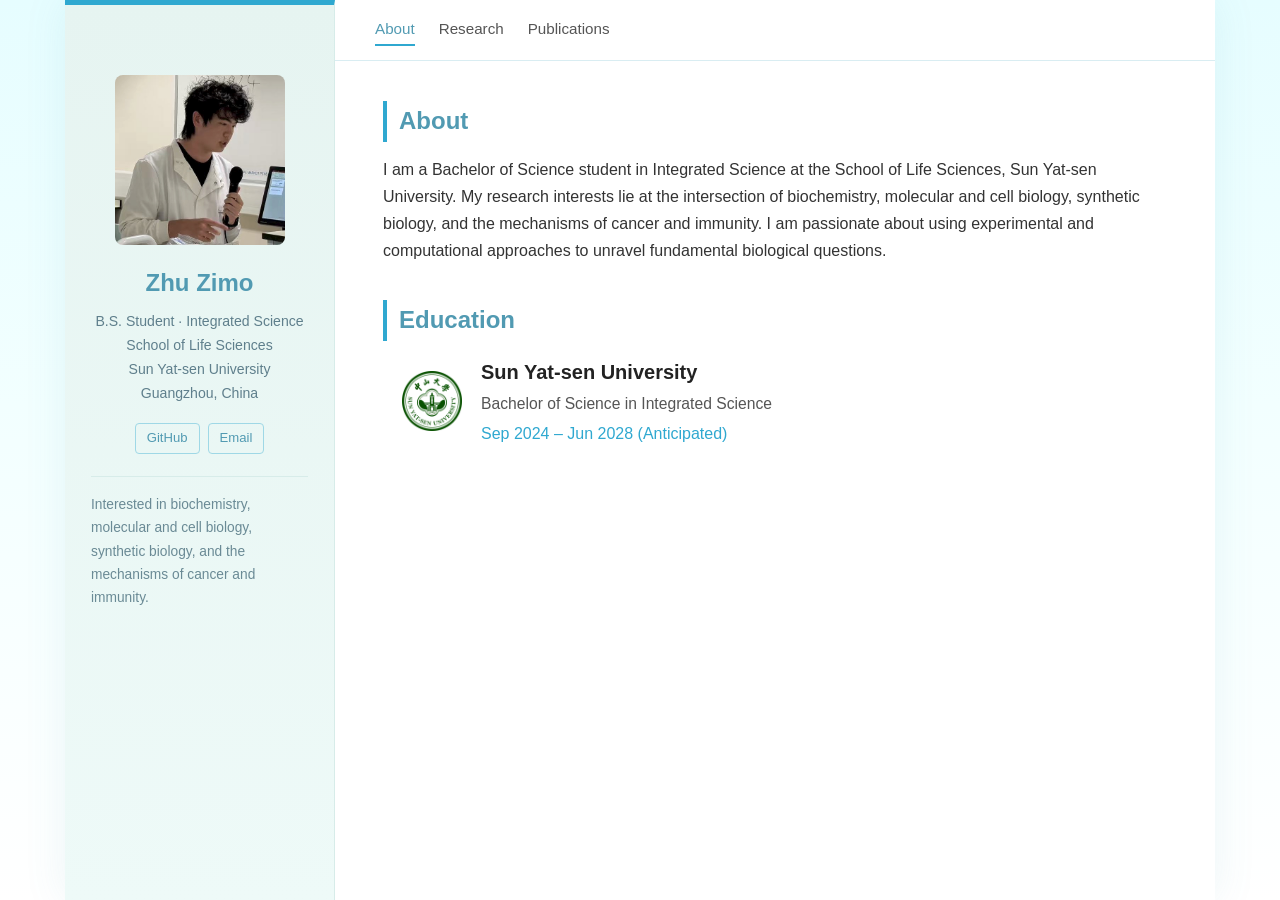
<file: index.html>
<!DOCTYPE html>
<html lang="en">
<head>
    <meta charset="UTF-8">
    <meta name="viewport" content="width=device-width, initial-scale=1.0">
    <title>Zhu Zimo | About</title>
    <link rel="stylesheet" href="style.css">
</head>
<body>

<div class="wrapper">

    <!-- ============ 左侧侧边栏（每个页面相同） ============ -->
    <aside class="sidebar">
        <img class="avatar" src="photo.jpg" alt="Zhu Zimo">
        <h1>Zhu Zimo</h1>
        <p class="affiliation">B.S. Student · Integrated Science<br>School of Life Sciences<br>Sun Yat-sen University<br>Guangzhou, China</p>
        <div class="social">
            <a href="https://github.com/mathew-zhu" target="_blank">GitHub</a>
            <a href="mailto:zhuzm6@mail2.sysu.edu.cn">Email</a>
        </div>
        <p class="bio">Interested in biochemistry, molecular and cell biology, synthetic biology, and the mechanisms of cancer and immunity.</p>
    </aside>

    <!-- ============ 右侧内容 ============ -->
    <div class="main">
        <nav class="topnav">
            <a href="index.html" class="active">About</a>
            <a href="research.html">Research</a>
            <a href="publications.html">Publications</a>
        </nav>

        <div class="content">
            <h2>About</h2>
            <p>I am a Bachelor of Science student in Integrated Science at the School of Life Sciences, Sun Yat-sen University.
            My research interests lie at the intersection of biochemistry, molecular and cell biology, synthetic biology, and the mechanisms of cancer and immunity.
            I am passionate about using experimental and computational approaches to unravel fundamental biological questions.</p>

            <h2>Education</h2>
            <div class="timeline timeline-single">
                <div class="timeline-item">
                    <div class="timeline-icon is-logo">
                        <img src="sysu.png" alt="Sun Yat-sen University">
                    </div>
                    <div class="timeline-body">
                        <div class="edu-school">Sun Yat-sen University</div>
                        <div class="edu-degree">Bachelor of Science in Integrated Science</div>
                        <div class="edu-date">Sep 2024 – Jun 2028 (Anticipated)</div>
                    </div>
                </div>
            </div>
        </div>
    </div>
</div>

</body>
</html>
</file>
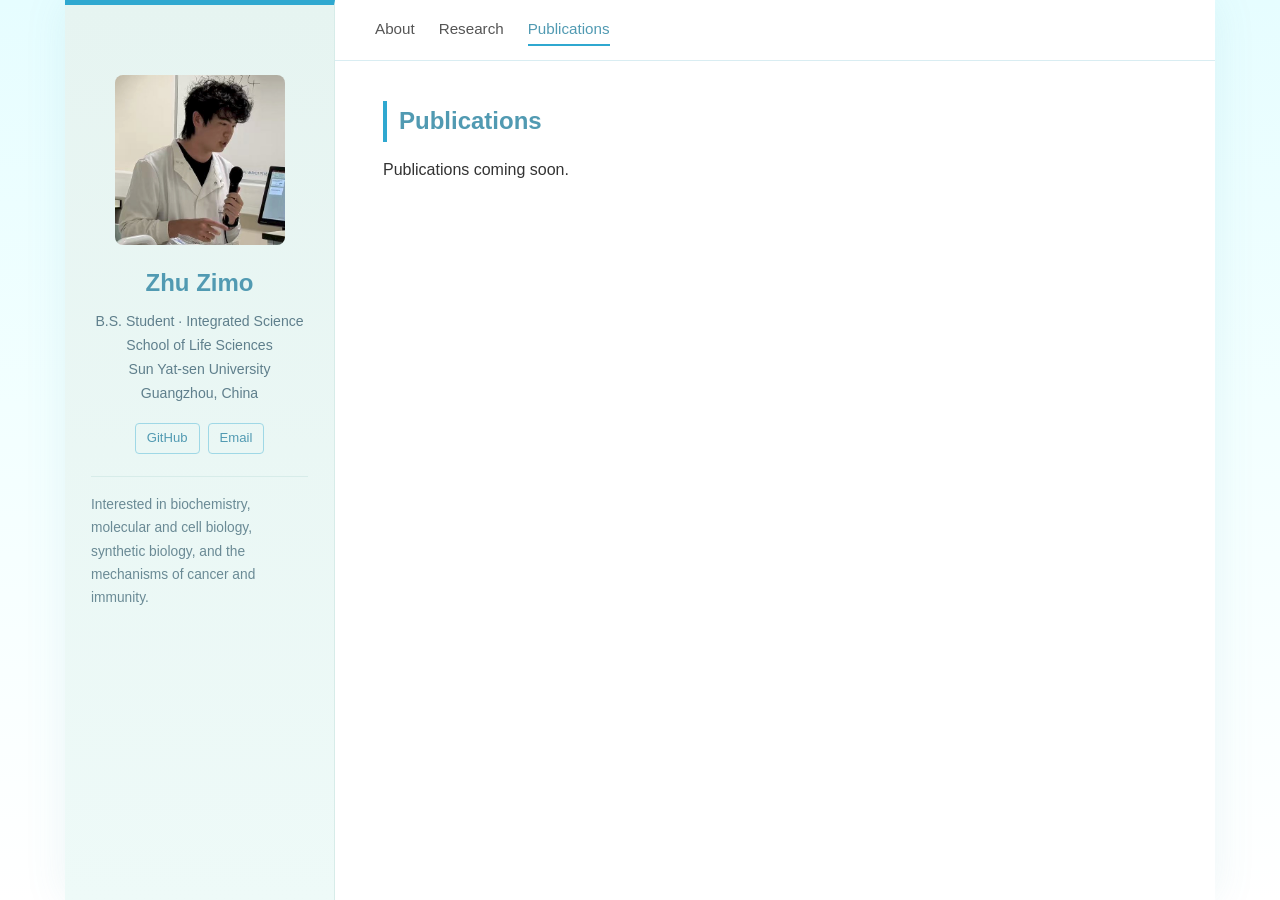
<file: publications.html>
<!DOCTYPE html>
<html lang="en">
<head>
    <meta charset="UTF-8">
    <meta name="viewport" content="width=device-width, initial-scale=1.0">
    <title>Zhu Zimo | Publications</title>
    <link rel="stylesheet" href="style.css">
</head>
<body>

<div class="wrapper">

    <!-- ============ 左侧侧边栏（每个页面相同） ============ -->
    <aside class="sidebar">
        <img class="avatar" src="photo.jpg" alt="Zhu Zimo">
        <h1>Zhu Zimo</h1>
        <p class="affiliation">B.S. Student · Integrated Science<br>School of Life Sciences<br>Sun Yat-sen University<br>Guangzhou, China</p>
        <div class="social">
            <a href="https://github.com/mathew-zhu" target="_blank">GitHub</a>
            <a href="mailto:zhuzm6@mail2.sysu.edu.cn">Email</a>
        </div>
        <p class="bio">Interested in biochemistry, molecular and cell biology, synthetic biology, and the mechanisms of cancer and immunity.</p>
    </aside>

    <!-- ============ 右侧内容 ============ -->
    <div class="main">
        <nav class="topnav">
            <a href="index.html">About</a>
            <a href="research.html">Research</a>
            <a href="publications.html" class="active">Publications</a>
        </nav>

        <div class="content">
            <h2>Publications</h2>
            <p>Publications coming soon.</p>
        </div>
    </div>
</div>

</body>
</html>
</file>
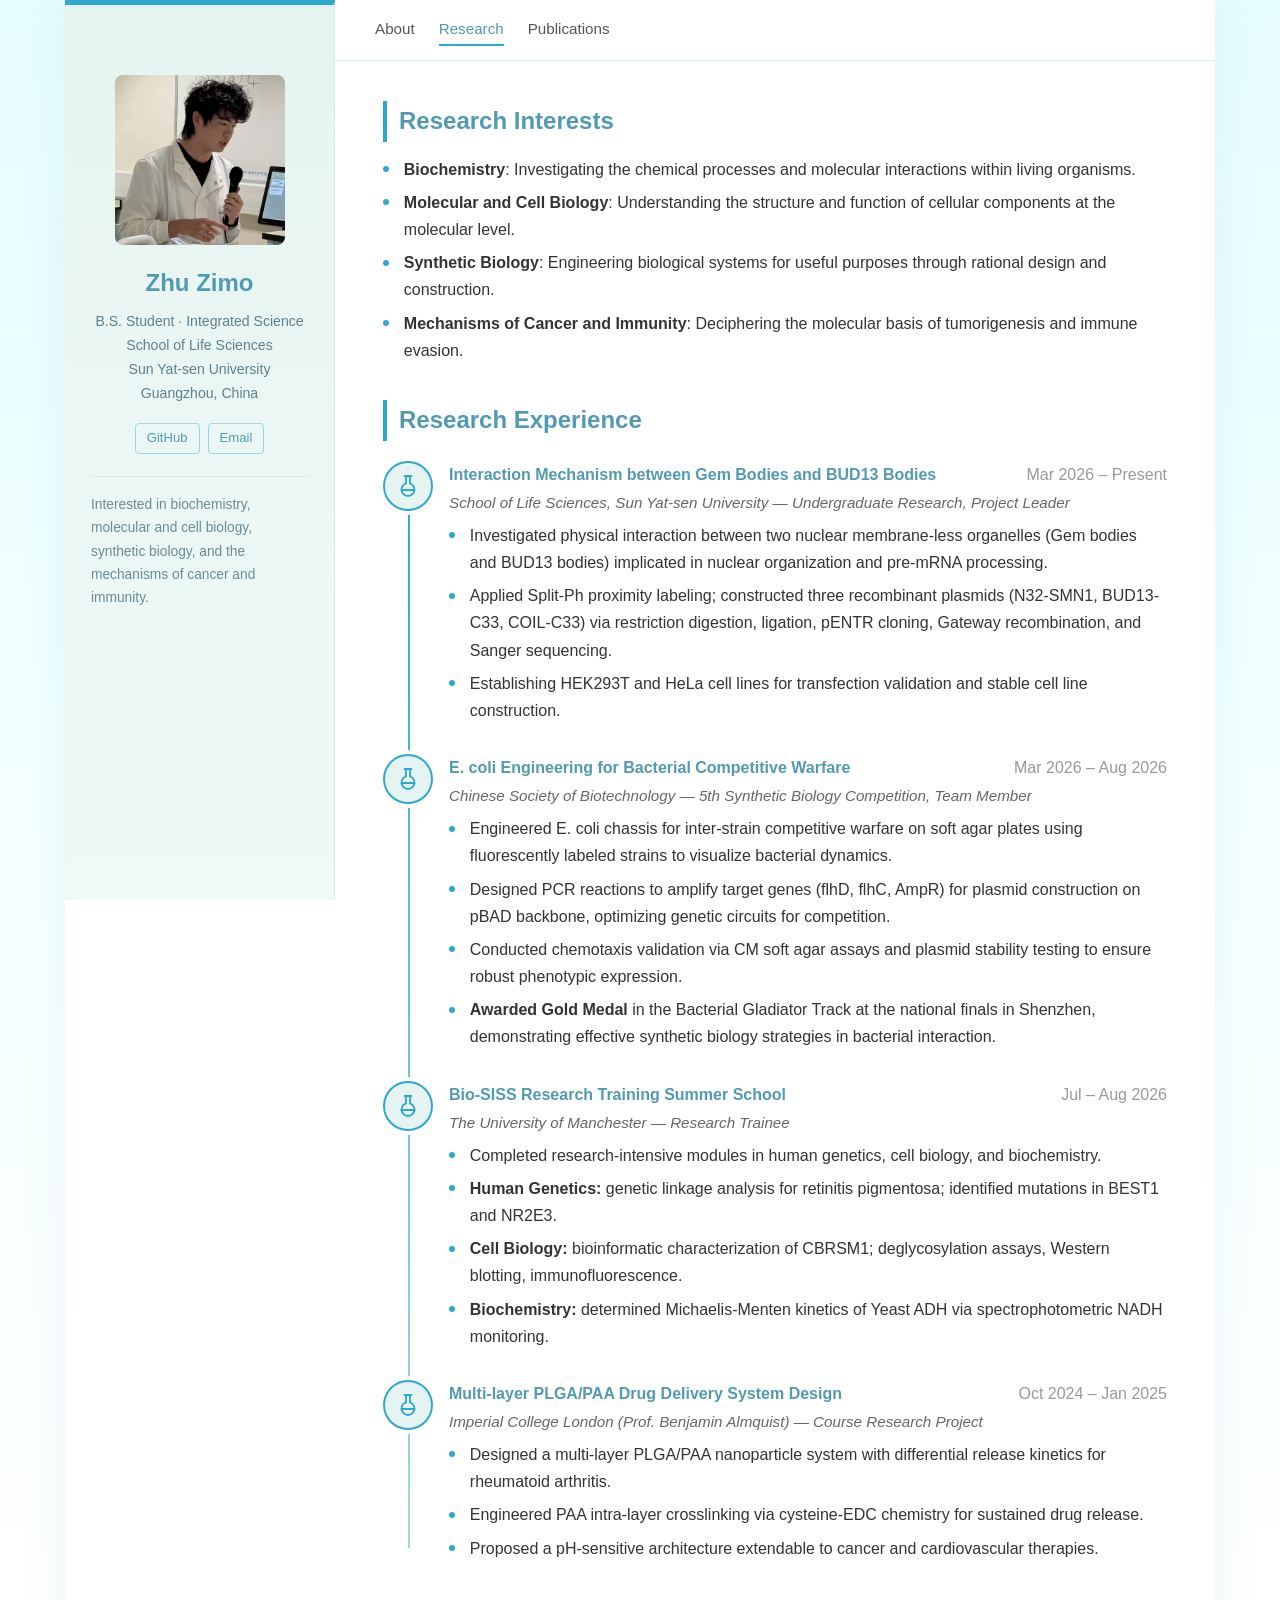
<file: research.html>
<!DOCTYPE html>
<html lang="en">
<head>
    <meta charset="UTF-8">
    <meta name="viewport" content="width=device-width, initial-scale=1.0">
    <title>Zhu Zimo | Research</title>
    <link rel="stylesheet" href="style.css">
</head>
<body>

<div class="wrapper">

    <!-- ============ 左侧侧边栏（每个页面相同） ============ -->
    <aside class="sidebar">
        <img class="avatar" src="photo.jpg" alt="Zhu Zimo">
        <h1>Zhu Zimo</h1>
        <p class="affiliation">B.S. Student · Integrated Science<br>School of Life Sciences<br>Sun Yat-sen University<br>Guangzhou, China</p>
        <div class="social">
            <a href="https://github.com/mathew-zhu" target="_blank">GitHub</a>
            <a href="mailto:zhuzm6@mail2.sysu.edu.cn">Email</a>
        </div>
        <p class="bio">Interested in biochemistry, molecular and cell biology, synthetic biology, and the mechanisms of cancer and immunity.</p>
    </aside>

    <!-- ============ 右侧内容 ============ -->
    <div class="main">
        <nav class="topnav">
            <a href="index.html">About</a>
            <a href="research.html" class="active">Research</a>
            <a href="publications.html">Publications</a>
        </nav>

        <div class="content">
            <h2>Research Interests</h2>
            <ul>
                <li><strong>Biochemistry</strong>: Investigating the chemical processes and molecular interactions within living organisms.</li>
                <li><strong>Molecular and Cell Biology</strong>: Understanding the structure and function of cellular components at the molecular level.</li>
                <li><strong>Synthetic Biology</strong>: Engineering biological systems for useful purposes through rational design and construction.</li>
                <li><strong>Mechanisms of Cancer and Immunity</strong>: Deciphering the molecular basis of tumorigenesis and immune evasion.</li>
            </ul>

            <h2>Research Experience</h2>

            <div class="timeline">
                <div class="timeline-item">
                    <div class="timeline-icon">
                        <svg viewBox="0 0 24 24" width="24" height="24" fill="none" stroke="currentColor" stroke-width="1.8" stroke-linecap="round" stroke-linejoin="round">
                            <path d="M10 2v7.31"></path>
                            <path d="M14 9.3V2"></path>
                            <path d="M8.5 2h7"></path>
                            <path d="M14 9.3a6.5 6.5 0 1 1-4 0"></path>
                            <path d="M5.52 16h12.96"></path>
                        </svg>
                    </div>
                    <div class="timeline-body">
                        <div class="exp-header">
                            <span class="exp-title">Interaction Mechanism between Gem Bodies and BUD13 Bodies</span>
                            <span class="exp-date">Mar 2026 – Present</span>
                        </div>
                        <p class="exp-org">School of Life Sciences, Sun Yat-sen University — Undergraduate Research, Project Leader</p>
                        <ul>
                            <li>Investigated physical interaction between two nuclear membrane-less organelles (Gem bodies and BUD13 bodies) implicated in nuclear organization and pre-mRNA processing.</li>
                            <li>Applied Split-Ph proximity labeling; constructed three recombinant plasmids (N32-SMN1, BUD13-C33, COIL-C33) via restriction digestion, ligation, pENTR cloning, Gateway recombination, and Sanger sequencing.</li>
                            <li>Establishing HEK293T and HeLa cell lines for transfection validation and stable cell line construction.</li>
                        </ul>
                    </div>
                </div>

                <div class="timeline-item">
                    <div class="timeline-icon">
                        <svg viewBox="0 0 24 24" width="24" height="24" fill="none" stroke="currentColor" stroke-width="1.8" stroke-linecap="round" stroke-linejoin="round">
                            <path d="M10 2v7.31"></path>
                            <path d="M14 9.3V2"></path>
                            <path d="M8.5 2h7"></path>
                            <path d="M14 9.3a6.5 6.5 0 1 1-4 0"></path>
                            <path d="M5.52 16h12.96"></path>
                        </svg>
                    </div>
                    <div class="timeline-body">
                        <div class="exp-header">
                            <span class="exp-title">E. coli Engineering for Bacterial Competitive Warfare</span>
                            <span class="exp-date">Mar 2026 – Aug 2026</span>
                        </div>
                        <p class="exp-org">Chinese Society of Biotechnology — 5th Synthetic Biology Competition, Team Member</p>
                        <ul>
                            <li>Engineered E. coli chassis for inter-strain competitive warfare on soft agar plates using fluorescently labeled strains to visualize bacterial dynamics.</li>
                            <li>Designed PCR reactions to amplify target genes (flhD, flhC, AmpR) for plasmid construction on pBAD backbone, optimizing genetic circuits for competition.</li>
                            <li>Conducted chemotaxis validation via CM soft agar assays and plasmid stability testing to ensure robust phenotypic expression.</li>
                            <li><strong>Awarded Gold Medal</strong> in the Bacterial Gladiator Track at the national finals in Shenzhen, demonstrating effective synthetic biology strategies in bacterial interaction.</li>
                        </ul>
                    </div>
                </div>

                <div class="timeline-item">
                    <div class="timeline-icon">
                        <svg viewBox="0 0 24 24" width="24" height="24" fill="none" stroke="currentColor" stroke-width="1.8" stroke-linecap="round" stroke-linejoin="round">
                            <path d="M10 2v7.31"></path>
                            <path d="M14 9.3V2"></path>
                            <path d="M8.5 2h7"></path>
                            <path d="M14 9.3a6.5 6.5 0 1 1-4 0"></path>
                            <path d="M5.52 16h12.96"></path>
                        </svg>
                    </div>
                    <div class="timeline-body">
                        <div class="exp-header">
                            <span class="exp-title">Bio-SISS Research Training Summer School</span>
                            <span class="exp-date">Jul – Aug 2026</span>
                        </div>
                        <p class="exp-org">The University of Manchester — Research Trainee</p>
                        <ul>
                            <li>Completed research-intensive modules in human genetics, cell biology, and biochemistry.</li>
                            <li><strong>Human Genetics:</strong> genetic linkage analysis for retinitis pigmentosa; identified mutations in BEST1 and NR2E3.</li>
                            <li><strong>Cell Biology:</strong> bioinformatic characterization of CBRSM1; deglycosylation assays, Western blotting, immunofluorescence.</li>
                            <li><strong>Biochemistry:</strong> determined Michaelis-Menten kinetics of Yeast ADH via spectrophotometric NADH monitoring.</li>
                        </ul>
                    </div>
                </div>

                <div class="timeline-item">
                    <div class="timeline-icon">
                        <svg viewBox="0 0 24 24" width="24" height="24" fill="none" stroke="currentColor" stroke-width="1.8" stroke-linecap="round" stroke-linejoin="round">
                            <path d="M10 2v7.31"></path>
                            <path d="M14 9.3V2"></path>
                            <path d="M8.5 2h7"></path>
                            <path d="M14 9.3a6.5 6.5 0 1 1-4 0"></path>
                            <path d="M5.52 16h12.96"></path>
                        </svg>
                    </div>
                    <div class="timeline-body">
                        <div class="exp-header">
                            <span class="exp-title">Multi-layer PLGA/PAA Drug Delivery System Design</span>
                            <span class="exp-date">Oct 2024 – Jan 2025</span>
                        </div>
                        <p class="exp-org">Imperial College London (Prof. Benjamin Almquist) — Course Research Project</p>
                        <ul>
                            <li>Designed a multi-layer PLGA/PAA nanoparticle system with differential release kinetics for rheumatoid arthritis.</li>
                            <li>Engineered PAA intra-layer crosslinking via cysteine-EDC chemistry for sustained drug release.</li>
                            <li>Proposed a pH-sensitive architecture extendable to cancer and cardiovascular therapies.</li>
                        </ul>
                    </div>
                </div>
            </div>
        </div>
    </div>
</div>

</body>
</html>
</file>
<file: style.css>
/* ============ 全局基调 ============ */
* { box-sizing: border-box; margin: 0; padding: 0; }
body {
    font-family: -apple-system, BlinkMacSystemFont, "Segoe UI", Roboto, "Helvetica Neue", Arial, sans-serif;
    color: #333;
    /* 极浅青蓝渐变背景 */
    background: linear-gradient(180deg, #e6fdff 0%, #f2ffff 45%, #ffffff 100%);
    line-height: 1.7;
}
a { color: #519ab2; text-decoration: none; }
a:hover { color: #2fa8d0; }

/* 大容器：左（侧边栏）+ 右（内容），整体居中 */
.wrapper {
    display: flex;
    min-height: 100vh;
    max-width: 1150px;
    margin: 0 auto;
    background: #fff;
    /* 淡淡的青蓝投影 */
    box-shadow: 0 0 40px rgba(81, 154, 178, 0.10);
}

/* ============ ① 左侧侧边栏 ============ */
.sidebar {
    width: 270px;
    flex-shrink: 0;
    background: linear-gradient(180deg, #e6f4f1 0%, #eefaf8 100%);
    border-right: 1px solid #d7ece9;
    border-top: 5px solid #2fa8d0;   /* 顶部亮青蓝装饰条 */
    padding: 70px 26px 40px;
    position: sticky;
    top: 0;
    height: 100vh;
    overflow-y: auto;
}
.sidebar .avatar {
    width: 170px;
    height: 170px;
    border-radius: 8px;              /* 直角+轻微圆角，去掉圆形裁剪 */
    object-fit: cover;
    display: block;
    margin: 0 auto 18px;
}
.sidebar h1 {
    font-size: 1.5em;
    text-align: center;
    color: #519ab2;                    /* 钢蓝 */
    margin-bottom: 6px;
}
.sidebar .affiliation {
    text-align: center;
    color: #5f7f8c;
    font-size: 0.88em;
    margin-bottom: 18px;
}
.sidebar .social {
    display: flex;
    justify-content: center;
    gap: 8px;
    flex-wrap: wrap;
    margin-bottom: 22px;
}
.sidebar .social a {
    color: #519ab2;
    border: 1px solid #9fd8e6;        /* 青蓝描边按钮 */
    border-radius: 4px;
    padding: 3px 11px;
    font-size: 0.82em;
}
.sidebar .social a:hover {
    background: #2fa8d0;
    border-color: #2fa8d0;
    color: #fff;
    text-decoration: none;
}
.sidebar .bio {
    color: #6a8a95;
    font-size: 0.86em;
    border-top: 1px solid #d7ece9;
    padding-top: 16px;
}

/* ============ ② 右侧内容主体 ============ */
.main {
    flex: 1;
    min-width: 0;
    display: flex;
    flex-direction: column;
}

/* 顶部导航栏（在页面之间跳转） */
.topnav {
    position: sticky;
    top: 0;
    background: #fff;
    border-bottom: 1px solid #d9edf2;
    padding: 14px 40px;
    display: flex;
    gap: 24px;
    flex-wrap: wrap;
    z-index: 10;
}
.topnav a {
    color: #555;
    font-size: 0.95em;
    font-weight: 500;
    padding: 2px 0;
    border-bottom: 2px solid transparent;
}
.topnav a:hover {
    color: #2fa8d0;
    border-bottom-color: #2fa8d0;
    text-decoration: none;
}
.topnav a.active {
    color: #519ab2;
    border-bottom-color: #2fa8d0;
}

/* 正文内容 */
.content {
    width: 100%;
    padding: 40px 48px 64px;
}
/* 标题：左侧亮青蓝竖条装饰 */
.content h2 {
    color: #519ab2;
    border-left: 4px solid #2fa8d0;
    padding-left: 12px;
    margin: 36px 0 14px;
}
.content h2:first-child { margin-top: 0; }

/* 列表：亮青蓝圆点 */
.content ul {
    list-style: none;
    padding-left: 0;
}
.content ul li {
    position: relative;
    padding-left: 1.3em;
    margin-bottom: 6px;
}
.content ul li::before {
    content: "";
    position: absolute;
    left: 0;
    top: 0.65em;
    width: 6px;
    height: 6px;
    border-radius: 50%;
    background: #2fa8d0;
}

/* 经历标题 + 日期横排 */
.exp-header, .edu-header {
    display: flex;
    justify-content: space-between;
    align-items: baseline;
    gap: 15px;
    flex-wrap: wrap;
    margin-top: 20px;
}
.exp-title { font-weight: bold; color: #519ab2; }
.edu-school { font-weight: bold; color: #222; font-size: 1.25em; }
.edu-degree { color: #555; font-size: 0.98em; margin: 2px 0; }
.exp-date { color: #999; white-space: nowrap; }
.edu-date { color: #2fa8d0; white-space: nowrap; }
.exp-org { color: #666; font-size: 0.95em; font-style: italic; margin: 2px 0 6px; }
.award-item { margin-bottom: 12px; }
.award-detail { color: #666; }
.skill-category { margin-bottom: 10px; }

/* ============ 时间轴（左侧图标 + 点线串联） ============ */
.timeline {
    position: relative;
    margin: 8px 0 0;
    padding: 0;
    list-style: none;
}
/* 垂直主线 */
.timeline::before {
    content: "";
    position: absolute;
    left: 25px;                    /* 对齐图标圆心（50px / 2） */
    top: 14px;
    bottom: 14px;
    width: 2px;
    background: linear-gradient(180deg, #2fa8d0 0%, #9fd8e6 100%);
}
/* 单条时间轴（如 Education 只有一项）：不画连接线、校徽与文字垂直居中、整体右移 */
.timeline-single { margin-left: 24px; }
.timeline-single::before { display: none; }
.timeline-single .timeline-icon { top: 50%; transform: translateY(-50%); }
.timeline-single .timeline-item { padding-left: 74px; }
.timeline-item {
    position: relative;
    padding-left: 66px;
    margin-bottom: 30px;
}
.timeline-item:last-child { margin-bottom: 0; }
/* 图标圆点（即“点”），白环让主线在圆后断开 */
.timeline-icon {
    position: absolute;
    left: 0;
    top: 0;
    width: 50px;
    height: 50px;
    border-radius: 50%;
    background: #e6f4f1;
    border: 2px solid #2fa8d0;
    color: #2fa8d0;
    display: flex;
    align-items: center;
    justify-content: center;
    z-index: 1;
    box-shadow: 0 0 0 4px #fff;
}
.timeline-icon svg {
    width: 24px;
    height: 24px;
    fill: none;
    stroke: currentColor;
    stroke-width: 1.8;
    stroke-linecap: round;
    stroke-linejoin: round;
}
/* 校徽 logo 图标：白底、无边框、放大，让校徽自身更突出 */
.timeline-icon.is-logo {
    background: #fff;
    border: none;
    box-shadow: none;
    width: 60px;
    height: 60px;
    left: -5px;            /* 让 60px 圆仍以主线(25px)为圆心 */
}
.timeline-icon img {
    width: 100%;
    height: 100%;
    object-fit: contain;
    padding: 4px;
    box-sizing: border-box;
}
.timeline-icon.is-logo img { padding: 0; }
/* 时间轴正文 */
.timeline-body { min-width: 0; }

/* ============ ③ 手机端适配 ============ */
@media (max-width: 768px) {
    .wrapper { flex-direction: column; }
    .sidebar {
        width: 100%;
        height: auto;
        position: static;
        padding: 28px 20px;
        text-align: center;
        border-right: none;
        border-top: 5px solid #2fa8d0;
        border-bottom: 1px solid #d7ece9;
    }
    .sidebar .avatar { width: 100px; height: 100px; }
    .topnav { padding: 10px 20px; gap: 16px; }
    .content { padding: 24px 20px 48px; }
    .timeline::before { left: 22px; }
    .timeline-item { padding-left: 56px; }
    .timeline-icon { width: 44px; height: 44px; }
    .timeline-icon svg { width: 21px; height: 21px; }
    .timeline-icon.is-logo { width: 48px; height: 48px; left: -2px; }
}
</file>
